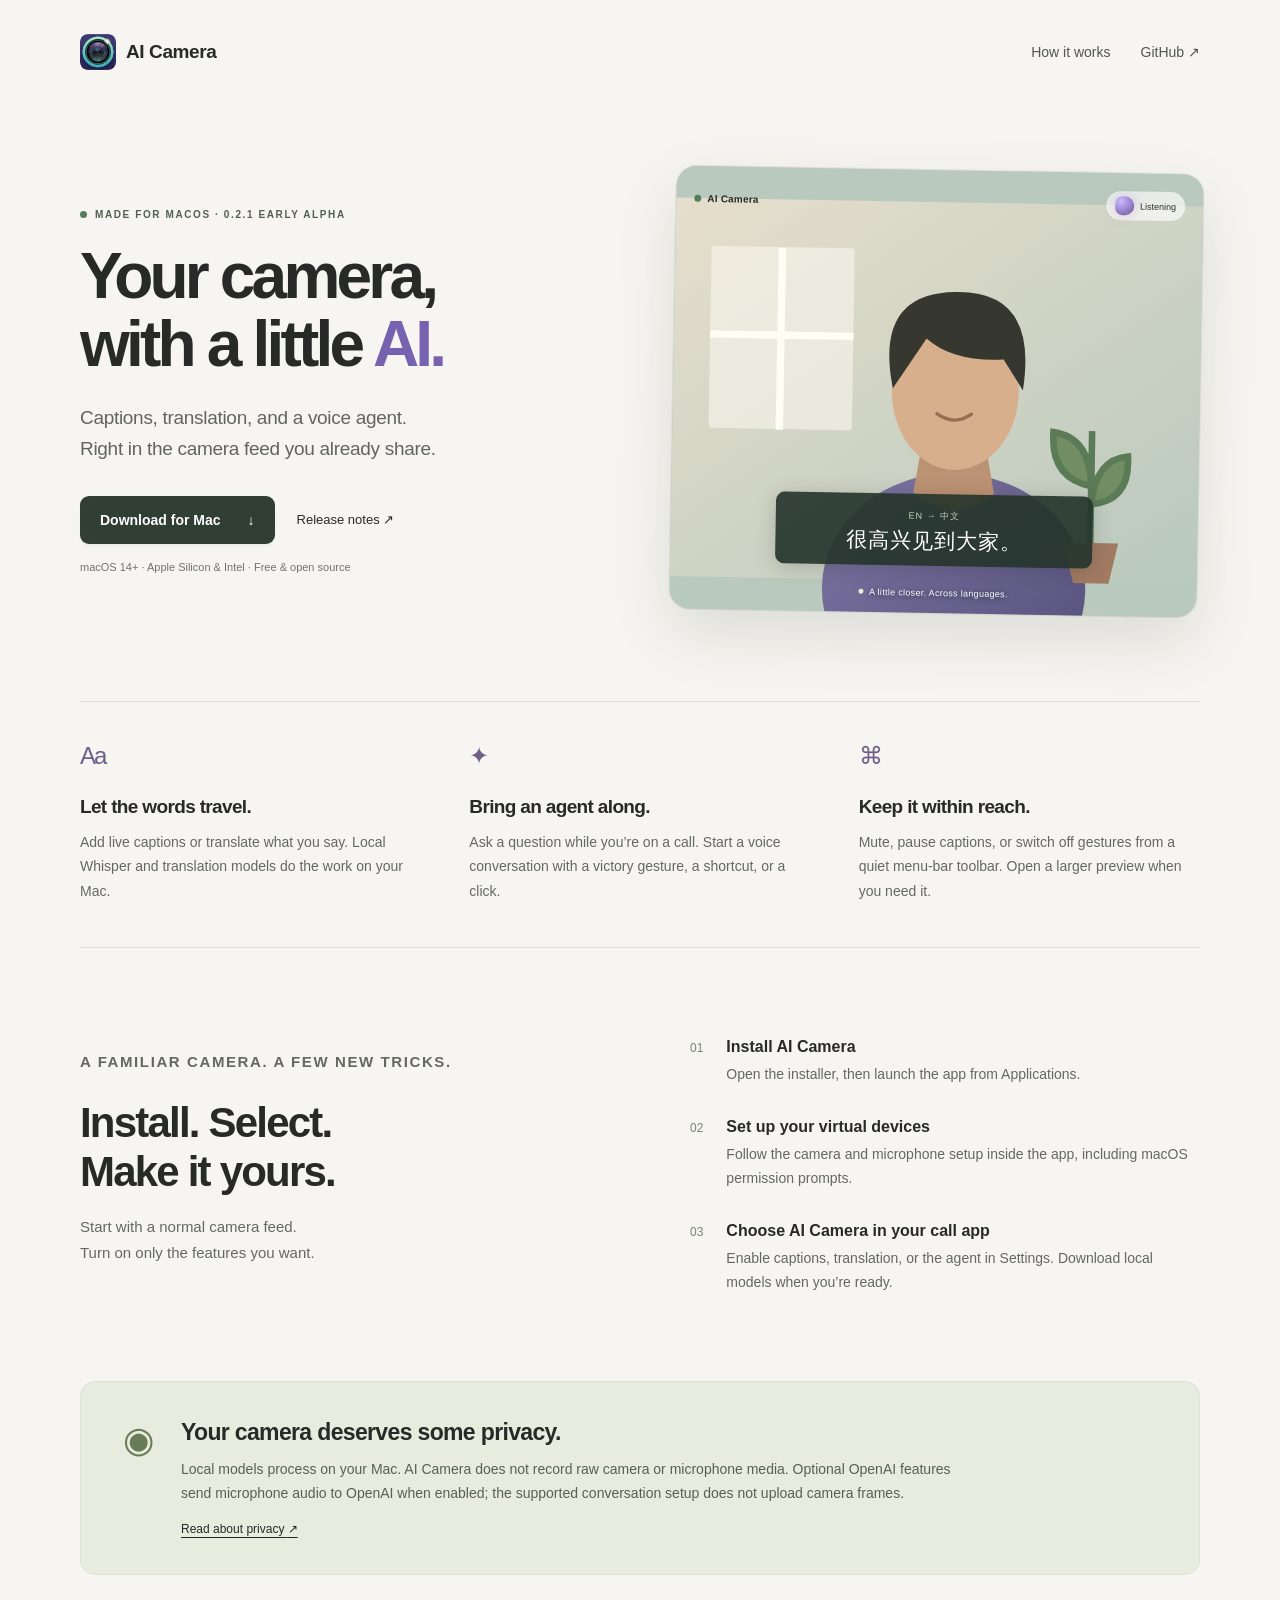
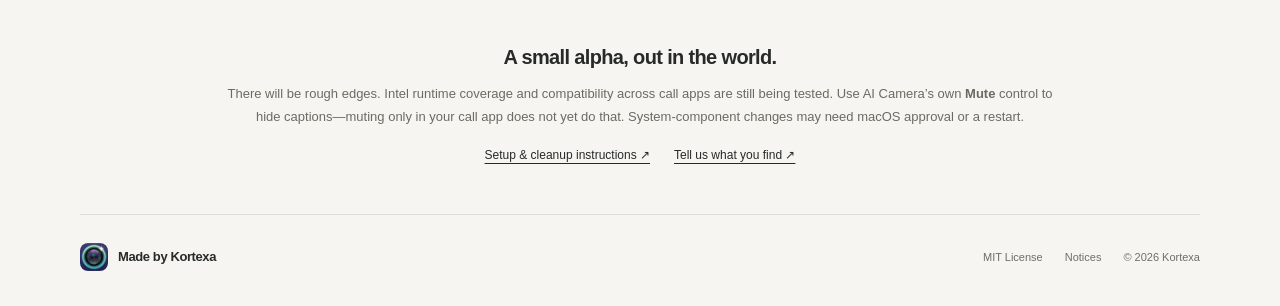
<file: site/index.html>
<!doctype html>
<html lang="en">
<head>
  <meta charset="utf-8"><meta name="viewport" content="width=device-width, initial-scale=1">
  <meta name="description" content="AI Camera for macOS. Live captions, local translation, and a voice agent in the camera feed you already share.">
  <meta name="theme-color" content="#f6f5f1">
  <meta property="og:title" content="AI Camera — Your camera, with a little AI.">
  <meta property="og:description" content="Captions, translation, and a voice agent. Right in your camera feed. Early alpha for macOS.">
  <meta property="og:type" content="website"><meta property="og:image" content="https://kortexa-ai.github.io/aicamera/icon.png">
  <link rel="icon" type="image/png" href="icon.png"><link rel="stylesheet" href="styles.css">
  <title>AI Camera — Your camera, with a little AI.</title>
</head>
<body>
<a class="skip" href="#main">Skip to content</a>
<header class="wrap"><a class="brand" href="./" aria-label="AI Camera home"><img src="icon.png" alt="" width="36" height="36">AI Camera</a><nav aria-label="Main navigation"><a href="#how">How it works</a><a href="https://github.com/kortexa-ai/aicamera">GitHub <span aria-hidden="true">↗</span></a></nav></header>
<main id="main">
  <section class="hero wrap">
    <div class="intro"><p class="eyebrow"><span class="dot"></span> MADE FOR MACOS · 0.2.1 EARLY ALPHA</p><h1>Your camera,<br>with a little <span>AI.</span></h1>
    <p class="lede">Captions, translation, and a voice agent.<br>Right in the camera feed you already share.</p>
    <div class="actions"><a class="download" href="https://github.com/kortexa-ai/aicamera/releases/download/v0.2.1/AICamera-0.2.1.pkg">Download for Mac <span aria-hidden="true">↓</span></a><a class="text-link" href="https://github.com/kortexa-ai/aicamera/releases/tag/v0.2.0">Release notes <span aria-hidden="true">↗</span></a></div>
    <p class="fine">macOS 14+ · Apple Silicon &amp; Intel · Free &amp; open source</p></div>
    <div class="camera" role="img" aria-label="Illustration of AI Camera showing a translated caption and a listening agent over a camera feed">
      <div class="camera-top"><span class="camera-name"><span class="dot"></span> AI Camera</span><span class="agent"><span class="orb"></span> Listening</span></div>
      <svg class="scene" viewBox="0 0 640 460" aria-hidden="true"><defs><linearGradient id="room" x2="1" y2="1"><stop stop-color="#e6decc"/><stop offset="1" stop-color="#b8c9bd"/></linearGradient><linearGradient id="shirt" x2="1" y2="1"><stop stop-color="#8076a5"/><stop offset="1" stop-color="#514e78"/></linearGradient></defs><rect width="640" height="460" fill="url(#room)"/><rect x="44" y="58" width="174" height="221" rx="4" fill="#f8f5eb" opacity=".65"/><path d="M130 59v221M44 165h174" stroke="#fffdf4" stroke-width="9"/><ellipse cx="345" cy="470" rx="160" ry="141" fill="url(#shirt)"/><path d="M302 305h81l9 48q-47 43-98 0z" fill="#bc9274"/><ellipse cx="343" cy="230" rx="77" ry="95" fill="#d7af8c"/><path d="M267 227q-25-115 74-118 101-4 84 118l-24-37q-62 4-94-24z" fill="#36372e"/><path d="M321 257q22 15 42 0" fill="none" stroke="#976d54" stroke-width="4" stroke-linecap="round"/><path d="M510 420V275m0 67q-50-9-47-65 45 6 47 65m0 22q48-5 44-59-39 4-44 59" stroke="#5b7a56" stroke-width="8" fill="#708d63"/><path d="M477 411h67l-11 49h-43z" fill="#a17a62"/></svg>
      <div class="caption"><span class="caption-language">EN → 中文</span><p>很高兴见到大家。</p></div>
      <div class="camera-bottom"><span class="live-dot"></span> A little closer. Across languages.</div>
    </div>
  </section>
  <section class="features wrap" aria-label="Features">
    <article><span class="feature-icon" aria-hidden="true">Aa</span><h2>Let the words travel.</h2><p>Add live captions or translate what you say. Local Whisper and translation models do the work on your Mac.</p></article>
    <article><span class="feature-icon" aria-hidden="true">✦</span><h2>Bring an agent along.</h2><p>Ask a question while you’re on a call. Start a voice conversation with a victory gesture, a shortcut, or a click.</p></article>
    <article><span class="feature-icon" aria-hidden="true">⌘</span><h2>Keep it within reach.</h2><p>Mute, pause captions, or switch off gestures from a quiet menu-bar toolbar. Open a larger preview when you need it.</p></article>
  </section>
  <section id="how" class="setup wrap"><div><p class="eyebrow">A FAMILIAR CAMERA. A FEW NEW TRICKS.</p><h2>Install. Select.<br>Make it yours.</h2><p>Start with a normal camera feed.<br>Turn on only the features you want.</p></div><ol><li><span>01</span><div><h3>Install AI Camera</h3><p>Open the installer, then launch the app from Applications.</p></div></li><li><span>02</span><div><h3>Set up your virtual devices</h3><p>Follow the camera and microphone setup inside the app, including macOS permission prompts.</p></div></li><li><span>03</span><div><h3>Choose AI Camera in your call app</h3><p>Enable captions, translation, or the agent in Settings. Download local models when you’re ready.</p></div></li></ol></section>
  <section class="privacy wrap"><span class="privacy-mark" aria-hidden="true">◉</span><div><h2>Your camera deserves some privacy.</h2><p>Local models process on your Mac. AI Camera does not record raw camera or microphone media. Optional OpenAI features send microphone audio to OpenAI when enabled; the supported conversation setup does not upload camera frames.</p><a href="https://github.com/kortexa-ai/aicamera/blob/v0.2.0/SECURITY.md">Read about privacy <span aria-hidden="true">↗</span></a></div></section>
  <aside class="alpha wrap"><h2>A small alpha, out in the world.</h2><p>There will be rough edges. Intel runtime coverage and compatibility across call apps are still being tested. Use AI Camera’s own <strong>Mute</strong> control to hide captions—muting only in your call app does not yet do that. System-component changes may need macOS approval or a restart.</p><div><a href="https://github.com/kortexa-ai/aicamera/blob/v0.2.0/docs/installation.md">Setup &amp; cleanup instructions ↗</a><a href="https://github.com/kortexa-ai/aicamera/issues">Tell us what you find ↗</a></div></aside>
</main>
<footer class="wrap"><a class="brand" href="https://kortexa.ai"><img src="icon.png" alt="" width="28" height="28">Made by Kortexa</a><div><a href="https://github.com/kortexa-ai/aicamera/blob/v0.2.0/LICENSE">MIT License</a><a href="https://github.com/kortexa-ai/aicamera/blob/v0.2.0/NOTICE">Notices</a><span>© 2026 Kortexa</span></div></footer>
</body></html>
</file>
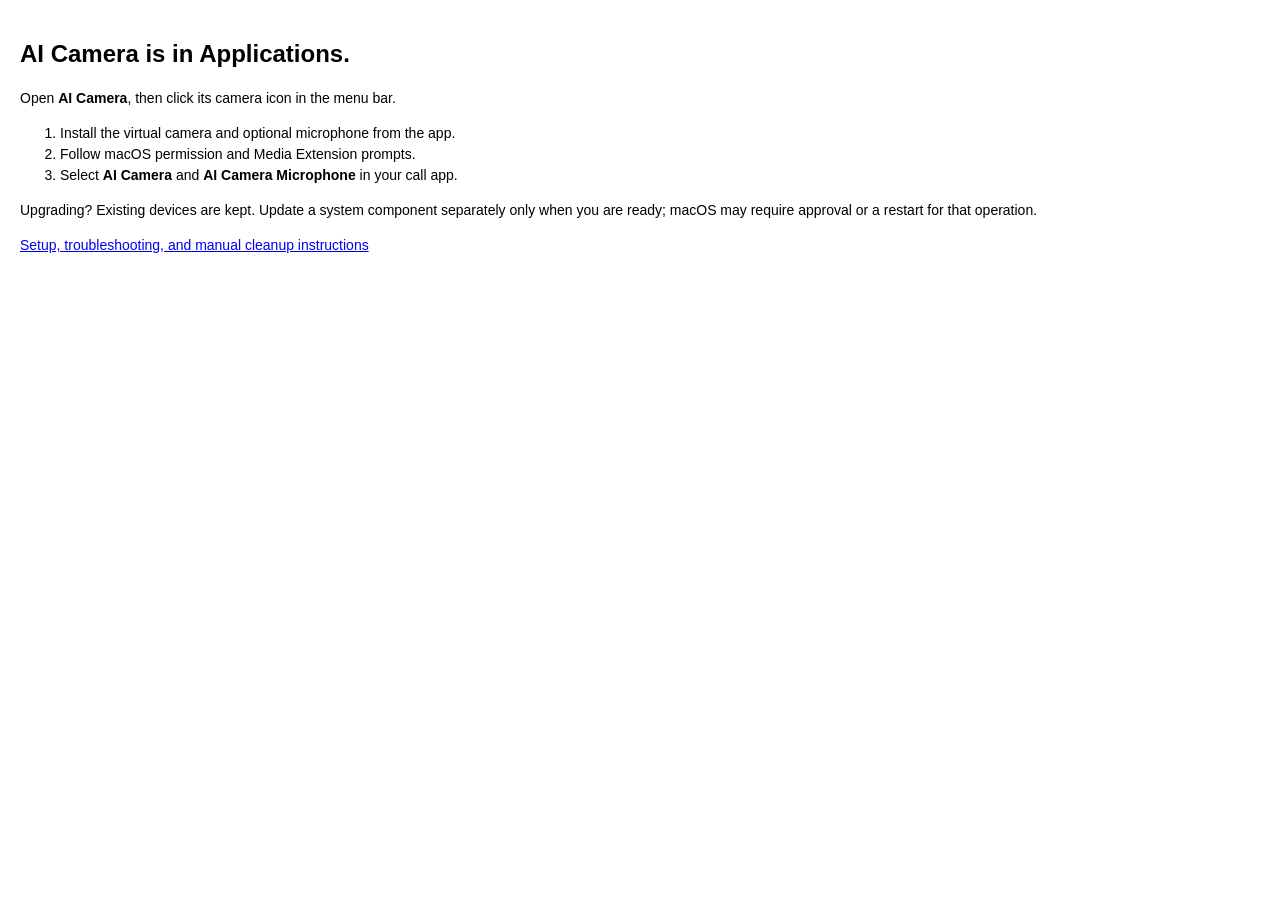
<file: Resources/Installer/conclusion.html>
<!doctype html><html lang="en"><meta charset="utf-8"><style>body{font:14px -apple-system,sans-serif;line-height:1.5;padding:12px}h1{font-size:24px}</style>
<h1>AI Camera is in Applications.</h1>
<p>Open <b>AI Camera</b>, then click its camera icon in the menu bar.</p>
<ol><li>Install the virtual camera and optional microphone from the app.</li><li>Follow macOS permission and Media Extension prompts.</li><li>Select <b>AI Camera</b> and <b>AI Camera Microphone</b> in your call app.</li></ol>
<p>Upgrading? Existing devices are kept. Update a system component separately only when you are ready; macOS may require approval or a restart for that operation.</p>
<p><a href="https://github.com/kortexa-ai/aicamera/blob/v0.2.0/docs/installation.md">Setup, troubleshooting, and manual cleanup instructions</a></p></html>
</file>
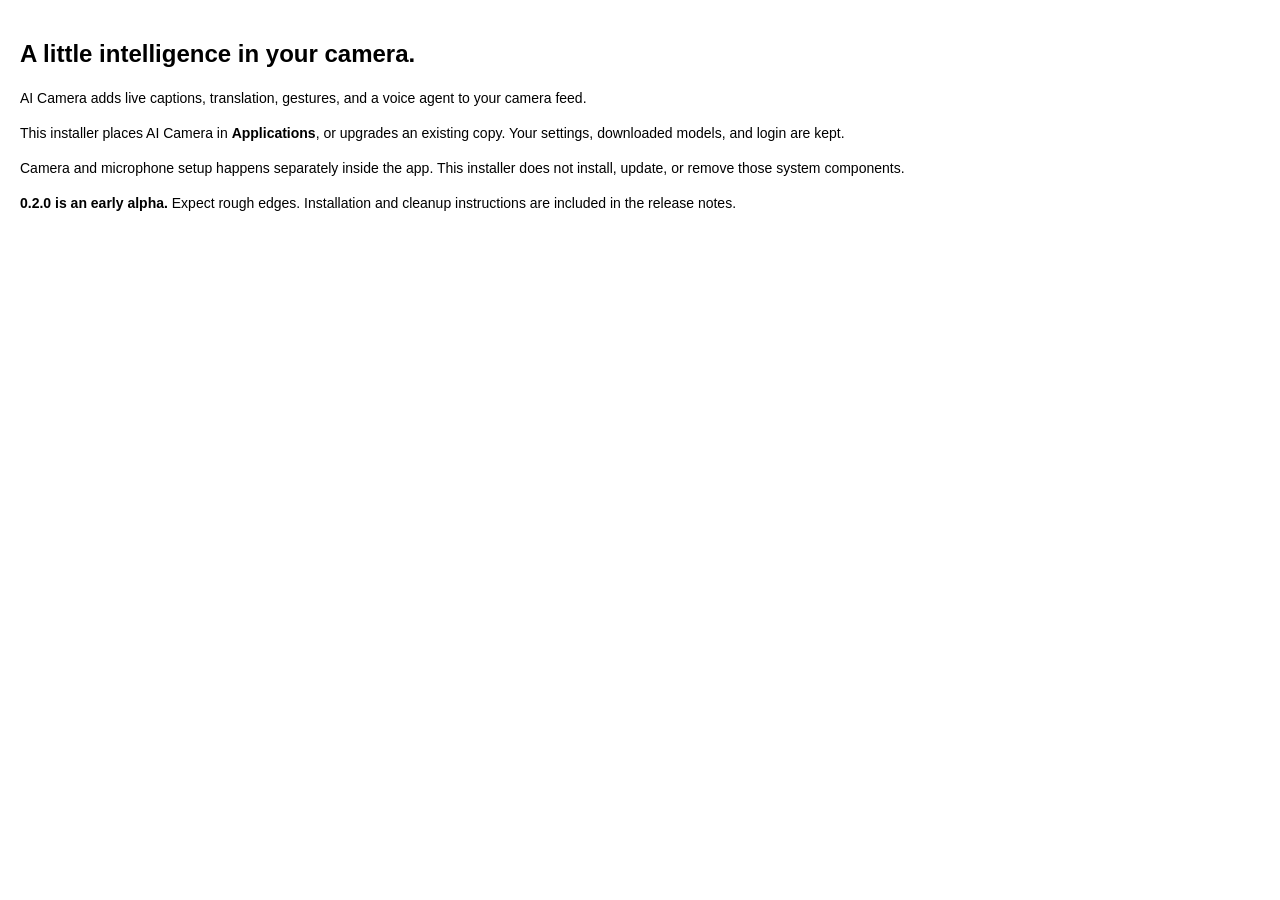
<file: Resources/Installer/welcome.html>
<!doctype html><html lang="en"><meta charset="utf-8"><style>body{font:14px -apple-system,sans-serif;line-height:1.5;padding:12px}h1{font-size:24px}</style>
<h1>A little intelligence in your camera.</h1>
<p>AI Camera adds live captions, translation, gestures, and a voice agent to your camera feed.</p>
<p>This installer places AI Camera in <b>Applications</b>, or upgrades an existing copy. Your settings, downloaded models, and login are kept.</p>
<p>Camera and microphone setup happens separately inside the app. This installer does not install, update, or remove those system components.</p>
<p><b>0.2.0 is an early alpha.</b> Expect rough edges. Installation and cleanup instructions are included in the release notes.</p></html>
</file>
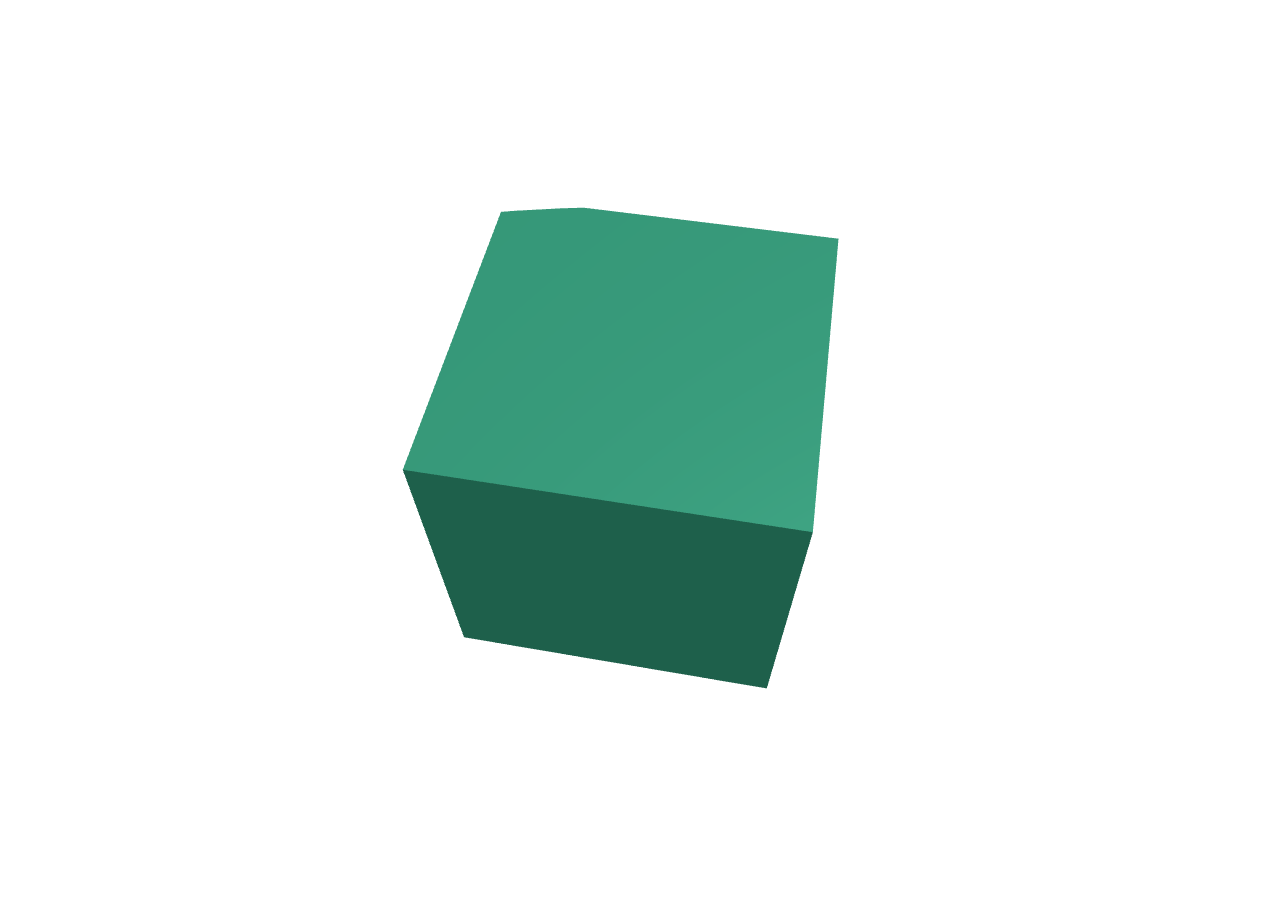
<file: Sources/AICameraOverlaySpike/Resources/overlay.html>
<!DOCTYPE html>
<html>
<head>
<meta charset="utf-8">
<meta http-equiv="Content-Security-Policy" content="default-src 'none'; script-src 'self' 'unsafe-eval' 'unsafe-inline'; style-src 'unsafe-inline'; connect-src 'none'; img-src 'none'; media-src 'none'; font-src 'none'; frame-src 'none'; object-src 'none'; worker-src 'none'; child-src 'none'; manifest-src 'none'; form-action 'none'; base-uri 'none'">
<style>
  html, body { margin: 0; padding: 0; width: 100%; height: 100%; background: transparent; overflow: hidden; }
  canvas { display: block; }
</style>
</head>
<body>
<script src="three.min.js"></script>
<script>
(function () {
  function log(msg) {
    try { window.webkit.messageHandlers.log.postMessage(String(msg)); } catch (e) {}
  }
  // Channel selection: served over http:// -> raw binary POST; file:// -> base64 message.
  var useHTTP = location.protocol === "http:";
  var W = window.innerWidth;
  var H = window.innerHeight;
  var TARGET_FPS = 30;
  var canvas = document.createElement('canvas');
  canvas.width = W;
  canvas.height = H;
  document.body.appendChild(canvas);

  var renderer;
  try {
    renderer = new THREE.WebGLRenderer({
      canvas: canvas,
      alpha: true,
      antialias: true,
      preserveDrawingBuffer: true
    });
  } catch (e) {
    log('WEBGL FAILED: ' + e);
    return;
  }
  renderer.setPixelRatio(1);
  renderer.setSize(W, H, false);
  var gl = renderer.getContext();
  log('gl version: ' + (gl instanceof WebGL2RenderingContext ? 'webgl2' : 'webgl1'));

  var scene = new THREE.Scene();
  var camera = new THREE.PerspectiveCamera(50, W / H, 0.1, 100);
  camera.position.set(0, 0, 6);

  scene.add(new THREE.AmbientLight(0xffffff, 0.55));
  var dir = new THREE.DirectionalLight(0xffffff, 0.9);
  dir.position.set(2, 3, 4);
  scene.add(dir);

  var cube = new THREE.Mesh(
    new THREE.BoxGeometry(2, 2, 2),
    new THREE.MeshStandardMaterial({ color: 0x59f3c2, metalness: 0.25, roughness: 0.45 })
  );
  scene.add(cube);

  var ring = new THREE.Mesh(
    new THREE.TorusGeometry(3.1, 0.045, 8, 128),
    new THREE.MeshBasicMaterial({ color: 0xffffff })
  );
  ring.rotation.x = Math.PI / 2.4;
  scene.add(ring);

  function bufToBase64(buf) {
    var bytes = new Uint8Array(buf);
    var binary = '';
    var chunk = 0x8000;
    for (var i = 0; i < bytes.length; i += chunk) {
      binary += String.fromCharCode.apply(null, bytes.subarray(i, i + chunk));
    }
    return btoa(binary);
  }

  var seq = 0;
  var lastPost = 0;
  var last = performance.now();
  var minInterval = 1000 / TARGET_FPS;

  function postFrame(buf, renderMs, readMs) {
    if (useHTTP) {
      var url = '/frame?r=' + renderMs.toFixed(2) + '&d=' + readMs.toFixed(2) + '&t=' + Date.now();
      fetch(url, { method: 'POST', body: buf }).catch(function (e) {
        log('http post failed: ' + e);
      });
    } else {
      var t0 = performance.now();
      var b64 = bufToBase64(buf);
      var encMs = performance.now() - t0;
      window.webkit.messageHandlers.frame.postMessage({
        seq: seq,
        w: W,
        h: H,
        renderMs: renderMs,
        readMs: readMs,
        encMs: encMs,
        wallMs: Date.now(),
        b64: b64
      });
    }
    seq += 1;
  }

  // WebKit's WebGL2 readPixels only accepts an ArrayBufferView destination
  // (ArrayBuffer silently fails with INVALID_OPERATION). Reuse one view.
  var pixelView = new Uint8Array(W * H * 4);

  function pump() {
    var t0 = performance.now();
    var dt = Math.min(0.1, (t0 - last) / 1000);
    last = t0;
    cube.rotation.x += dt * 0.9;
    cube.rotation.y += dt * 1.3;
    ring.rotation.z += dt * 0.35;
    renderer.render(scene, camera);
    var t1 = performance.now();
    if (t0 - lastPost >= minInterval - 1) {
      gl.readPixels(0, 0, W, H, gl.RGBA, gl.UNSIGNED_BYTE, pixelView);
      var t2 = performance.now();
      lastPost = t0;
      postFrame(pixelView.buffer, t1 - t0, t2 - t1);
    }
    requestAnimationFrame(pump);
  }
  requestAnimationFrame(pump);
  log('overlay page ready ' + W + 'x' + H + ' channel=' + (useHTTP ? 'http' : 'base64'));
  window.addEventListener('error', function (e) { log('PAGE ERROR: ' + e.message); });
})();
</script>
</body>
</html>
</file>
<file: site/styles.css>
*{box-sizing:border-box}html{scroll-behavior:smooth;scroll-padding-top:32px}body{margin:0;background:#f6f5f1;color:#272a27;font-family:-apple-system,BlinkMacSystemFont,"Segoe UI",sans-serif;-webkit-font-smoothing:antialiased}a{color:inherit;text-decoration:none}a:hover{text-decoration:underline}a:focus-visible{outline:3px solid #6a55bd;outline-offset:5px;border-radius:3px}.wrap{width:min(1120px,calc(100% - 64px));margin-inline:auto}.skip{position:absolute;left:20px;top:-80px;background:white;padding:12px;z-index:10}.skip:focus{top:12px}header{height:104px;display:flex;align-items:center;justify-content:space-between}.brand{display:flex;align-items:center;gap:10px;font-weight:650;letter-spacing:-.4px;font-size:19px}.brand img{border-radius:8px}nav{display:flex;gap:30px;font-size:14px;color:#51564e}.hero{display:grid;grid-template-columns:1.05fr 1fr;gap:40px;align-items:center;padding:66px 0 88px}.eyebrow{font-size:10px;letter-spacing:1.6px;font-weight:650;display:flex;align-items:center;gap:8px;color:#52604f}.dot{width:7px;height:7px;border-radius:50%;background:#557d58;display:inline-block}h1{font-weight:600;letter-spacing:-3.8px;font-size:clamp(42px,5vw,66px);line-height:1.06;margin:23px 0}h1 span{color:#7762af}.lede{font-size:19px;line-height:1.65;color:#62655f;letter-spacing:-.3px}.actions{display:flex;gap:22px;align-items:center;margin:31px 0 17px}.download{display:inline-flex;align-items:center;justify-content:space-between;gap:27px;background:#303e33;color:#fff;border-radius:9px;padding:16px 20px;font-size:14px;font-weight:600;box-shadow:0 3px 3px #22332209}.download:hover{background:#415846;text-decoration:none}.text-link{font-size:13px}.fine{font-size:11px;color:#70756b}.camera{position:relative;aspect-ratio:1.19;border-radius:20px;overflow:hidden;box-shadow:0 24px 60px #3d453223,0 0 0 1px #323b2614;background:#bac9be;transform:rotate(1deg)}.scene{display:block;width:100%;height:100%;object-fit:cover}.camera-top{position:absolute;inset:18px 18px auto;display:flex;justify-content:space-between;align-items:center;z-index:1;font-size:10px}.camera-name{display:flex;align-items:center;gap:6px;font-weight:650;letter-spacing:.2px}.agent{display:flex;gap:6px;align-items:center;background:#ffffffa8;padding:5px 9px;border-radius:20px;font-size:9px}.orb{width:19px;height:19px;border-radius:42% 58% 57% 43%;background:radial-gradient(circle at 30% 25%,#cbbafe,#9b85cf 50%,#685590);box-shadow:0 0 12px #b298da80;animation:breathe 4s ease-in-out infinite}.caption{position:absolute;left:50%;bottom:47px;transform:translateX(-50%);background:#25342be8;box-shadow:0 3px 20px #2223;color:#fff;border-radius:9px;padding:11px 24px;min-width:60%;text-align:center;white-space:nowrap}.caption-language{color:#c3d7b9;font-size:9px;letter-spacing:1px}.caption p{font-size:21px;margin:4px 0 0;letter-spacing:1px}.camera-bottom{position:absolute;bottom:15px;left:0;right:0;display:flex;align-items:center;justify-content:center;gap:6px;color:#fff;text-shadow:0 1px 5px #0009;font-size:9px;letter-spacing:.3px}.live-dot{width:5px;height:5px;border-radius:50%;background:#e0f0d8}.features{display:grid;grid-template-columns:repeat(3,1fr);gap:48px;border-block:1px solid #dedfd6;padding:40px 0 44px}.feature-icon{display:block;width:34px;height:34px;color:#6e5f8a;font-size:24px;letter-spacing:-2px;margin-bottom:20px}h2{font-weight:600;letter-spacing:-.65px}.features h2{font-size:19px;margin:0 0 12px}.features p{font-size:14px;line-height:1.75;color:#646960;margin:0}.setup{display:grid;grid-template-columns:1fr 1fr;gap:100px;padding:86px 0}.setup h2{font-size:42px;line-height:1.15;letter-spacing:-1.8px;margin:24px 0 18px}.setup p{color:#646960;line-height:1.75;font-size:15px}.setup ol{list-style:none;padding:0;margin:0;display:grid;gap:27px}.setup li{display:flex;gap:23px}.setup li>span{font-size:12px;color:#7a8472;line-height:29px}.setup h3{font-size:16px;font-weight:600;margin:4px 0 6px}.setup li p{margin:0;font-size:14px}.privacy{display:flex;gap:27px;padding:37px 42px;background:#e8ecdf;border:1px solid #dde2d3;border-radius:15px}.privacy-mark{font-size:36px;color:#697c58}.privacy h2{font-size:23px;margin:0 0 12px}.privacy p{max-width:780px;color:#56614f;line-height:1.7;font-size:14px;margin:0 0 14px}.privacy a,.alpha a{font-size:12px;text-decoration:underline;text-underline-offset:4px}.alpha{padding:54px 0 52px;max-width:850px;text-align:center}.alpha h2{font-size:20px;margin-bottom:13px}.alpha p{font-size:13px;line-height:1.8;color:#6a6c62}.alpha div{display:flex;justify-content:center;gap:24px;margin-top:19px}footer{border-top:1px solid #dedfd6;display:flex;align-items:center;justify-content:space-between;padding:28px 0 35px}footer .brand{font-size:13px;font-weight:550}footer>div{display:flex;gap:22px;font-size:11px;color:#6c7067}@keyframes breathe{50%{border-radius:58% 42% 45% 55%;transform:scale(1.09)}}@media(max-width:900px){.hero{gap:25px}.actions{gap:14px}.text-link{font-size:12px}.download{gap:15px;padding:15px}.features{gap:25px}.setup{gap:50px}}@media(max-width:700px){.wrap{width:calc(100% - 40px)}header{height:78px}nav{gap:20px;font-size:12px}.brand{font-size:17px}.hero{grid-template-columns:1fr;gap:42px;padding:40px 0 50px}h1{font-size:59px;letter-spacing:-3.2px}.lede{font-size:18px}.camera{max-width:500px;width:100%;margin:auto;transform:none}.features{grid-template-columns:1fr;gap:30px;padding:32px 0}.feature-icon{float:left;margin:0 20px 55px 0}.features h2{font-size:19px}.features p{max-width:440px}.setup{grid-template-columns:1fr;gap:28px;padding:48px 0}.setup h2{font-size:37px}.privacy{padding:25px 22px;gap:17px}.privacy h2{font-size:21px}.privacy-mark{font-size:27px}.alpha{padding:35px 0}.alpha div{gap:19px;flex-wrap:wrap}footer{align-items:flex-start;gap:20px}footer>div{flex-wrap:wrap;justify-content:flex-end;gap:12px;max-width:160px}.eyebrow{letter-spacing:1.2px;font-size:9px}}@media(prefers-reduced-motion:reduce){html{scroll-behavior:auto}.orb{animation:none}}
</file>
